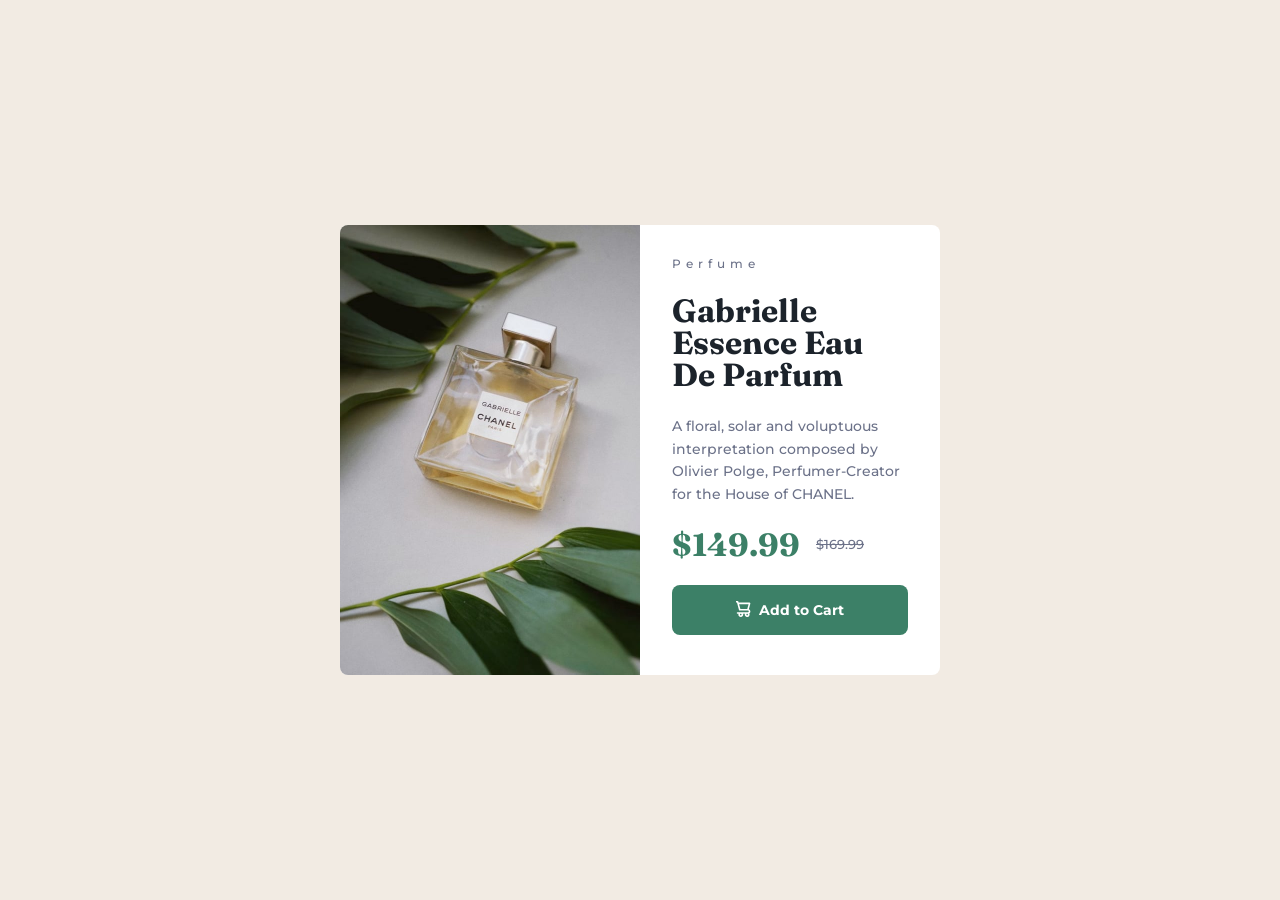
<file: product-preview-card-component-main/index.html>
<!doctype html>
<html lang="en">
  <head>
    <meta charset="UTF-8" />
    <meta name="viewport" content="width=device-width, initial-scale=1.0" />
    <!-- displays site properly based on user's device -->

    <link
      rel="icon"
      type="image/png"
      sizes="32x32"
      href="./images/favicon-32x32.png"
    />

    <link rel="stylesheet" href="style.css" />

    <title>Frontend Mentor | Product preview card component</title>
  </head>
  <body>
    <main>
      <article class="product-card">
        <picture>
          <source
            srcset="images/image-product-desktop.jpg"
            media="(min-width: 38.5rem)"
          />
          <img
            class="product-image"
            src="images/image-product-mobile.jpg"
            alt=""
          />
        </picture>
        <div class="product-listing">
          <p class="category">Perfume</p>
          <h1 class="name">Gabrielle Essence Eau De Parfum</h1>
          <p class="description">
            A floral, solar and voluptuous interpretation composed by Olivier
            Polge, Perfumer-Creator for the House of CHANEL.
          </p>
          <div class="shopping-details">
            <p class="current-price" aria-label="Current Price">$149.99</p>
            <p class="old-price" aria-label="Old Price">$169.99</p>
          </div>
          <button class="cart-button">
            <img src="images/icon-cart.svg" alt="" />
            <span>Add to Cart</span>
          </button>
        </div>
      </article>
    </main>
  </body>
</html>
</file>
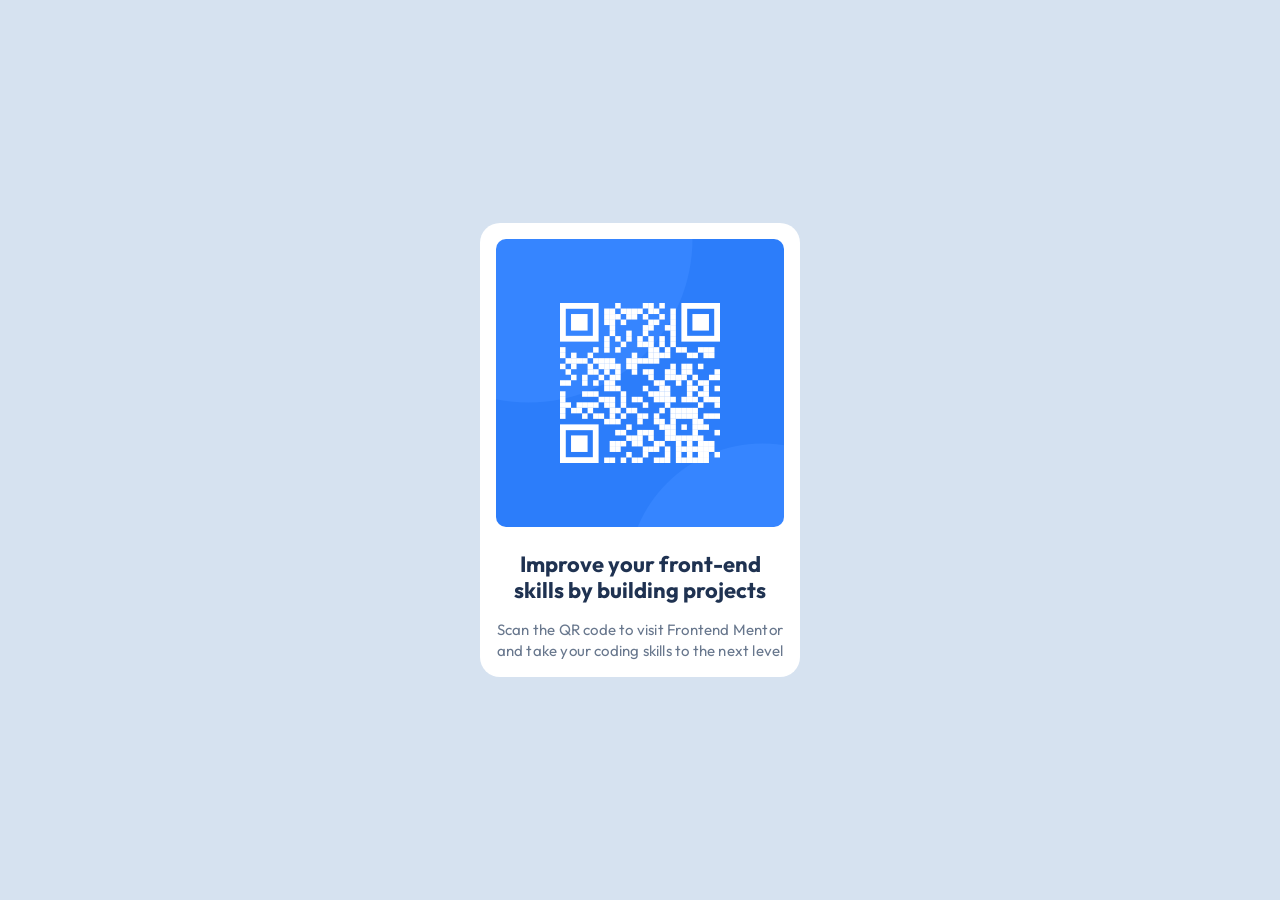
<file: qr-code-component-main/index.html>
<!doctype html>
<html lang="en">
  <head>
    <meta charset="UTF-8" />
    <meta name="viewport" content="width=device-width, initial-scale=1.0" />
    <!-- displays site properly based on user's device -->

    <link
      rel="icon"
      type="image/png"
      sizes="32x32"
      href="./images/favicon-32x32.png"
    />
    <link rel="stylesheet" href="style.css" />

    <title>Frontend Mentor | QR code component</title>

    <!-- Feel free to remove these styles or customise in your own stylesheet 👍 -->
  </head>
  <body>
    <main>
      <article>
        <img src="images/image-qr-code.png" alt="" />
        <div class="card-text">
          <h1>Improve your front-end skills by building projects</h1>
          <p>
            Scan the QR code to visit Frontend Mentor and take your coding
            skills to the next level
          </p>
        </div>
      </article>
    </main>
  </body>
</html>
</file>
<file: product-preview-card-component-main/style.css>
@import url("https://fonts.googleapis.com/css2?family=Fraunces:ital,opsz,wght@0,9..144,100..900;1,9..144,100..900&family=Montserrat:ital,wght@0,100..900;1,100..900&display=swap");

:root {
  --black: hsl(212, 21%, 14%);
  --grey: hsl(228, 12%, 48%);
  --cream: hsl(30, 38%, 92%);
  --white: hsl(0, 0%, 100%);
  --primary-color: hsl(158, 36%, 37%);
  --selected-primary-color: hsl(158, 42%, 18%);
  --p-font-size: 0.875rem;
  --card-border-radius: 0.5rem;
  --default-weight: 500;
  --bold-weight: 700;
}

* {
  padding: 0;
  margin: 0;
  box-sizing: border-box;
}

body {
  min-height: 100vh;
  padding: 0.5rem;

  display: flex;
  flex-direction: column;
  justify-content: center;
  align-items: center;

  background-color: var(--cream);
}

.product-card {
  border-radius: var(--card-border-radius);
  background-color: var(--white);
  max-width: 21.875rem;
  /* min-height: 46.875rem; */

  display: flex;
  flex-direction: column;

  color: var(--grey);
  font-family: Montserrat, sans-serif;
  font-size: var(--p-font-size);
  font-weight: var(--default-weight);
}

.product-image {
  width: 100%;
  border-radius: var(--card-border-radius) var(--card-border-radius) 0 0;
  display: block;
  object-fit: cover;
}

@media (min-width: 38.5rem) {
  .product-card {
    max-width: 37.5rem;
    min-height: initial;
    flex-direction: row;
    align-items: stretch;
  }
  picture,
  .product-listing {
    /* Equal basis so the 50/50 split isn't skewed by the listing's padding */
    flex: 1 1 50%;
    min-width: 0;
  }
  .product-image {
    height: 100%;
    border-radius: var(--card-border-radius) 0 0 var(--card-border-radius);
  }
}

.product-listing {
  padding: 2rem;

  display: flex;
  flex-direction: column;
  gap: 1.5rem;
}

.category {
  font-size: 0.75rem;
  line-height: 120%;
  letter-spacing: 0.3125rem;
}

.name {
  color: var(--black);
  font-family: Fraunces, sans-serif;
  font-size: 2rem;
  font-weight: var(--bold-weight);
  line-height: 100%;
}

.description {
  line-height: 160%;
}

.shopping-details {
  display: flex;
  align-items: center;
  gap: 1rem;
}

.current-price {
  color: var(--primary-color);
  font-family: Fraunces, sans-serif;
  font-size: 2rem;
  font-weight: var(--bold-weight);
  line-height: 100%;
}

.old-price {
  text-decoration: line-through;
  font-size: 0.8125rem;
  line-height: 120%;
}

.cart-button {
  border: none;
  border-radius: 0.5rem;
  padding: 1rem;

  display: flex;
  justify-content: center;
  gap: 0.5rem;

  color: var(--white);
  font-family: inherit;
  font-size: inherit;
  font-weight: var(--bold-weight);
  background-color: var(--primary-color);
}

.cart-button:hover {
  background-color: var(--selected-primary-color);
}
</file>
<file: qr-code-component-main/style.css>
@import url("https://fonts.googleapis.com/css2?family=Outfit:wght@100..900&display=swap");

:root {
  --slate900: hsl(218, 44%, 22%);
  --slate300: hsl(212, 45%, 89%);
  --slate500: hsl(216, 15%, 48%);
}

* {
  padding: 0;
  margin: 0;
  box-sizing: border-box;
}

body {
  padding: 2rem;
  min-height: 100vh;
  display: flex;
  justify-content: center;
  align-items: center;
  font-family: Outfit, sans-serif;
  background-color: var(--slate300);
}

article {
  max-width: 20rem;
  border-radius: 20px;
  padding: 1rem;
  display: flex;
  flex-direction: column;
  align-items: center;
  gap: 24px;
  background-color: white;
}

.card-text {
  display: flex;
  flex-direction: column;
  align-items: center;
  text-align: center;
  gap: 1rem;
}

img {
  width: 100%;
  height: auto;
  border-radius: 10px;
}

h1 {
  font-size: 1.375rem;
  font-weight: 700;
  line-height: 120%;
  letter-spacing: 0px;
  color: var(--slate900);
}

p {
  font-size: 0.9375rem;
  line-height: 140%;
  letter-spacing: 0.0125rem;
  color: var(--slate500);
}
</file>
